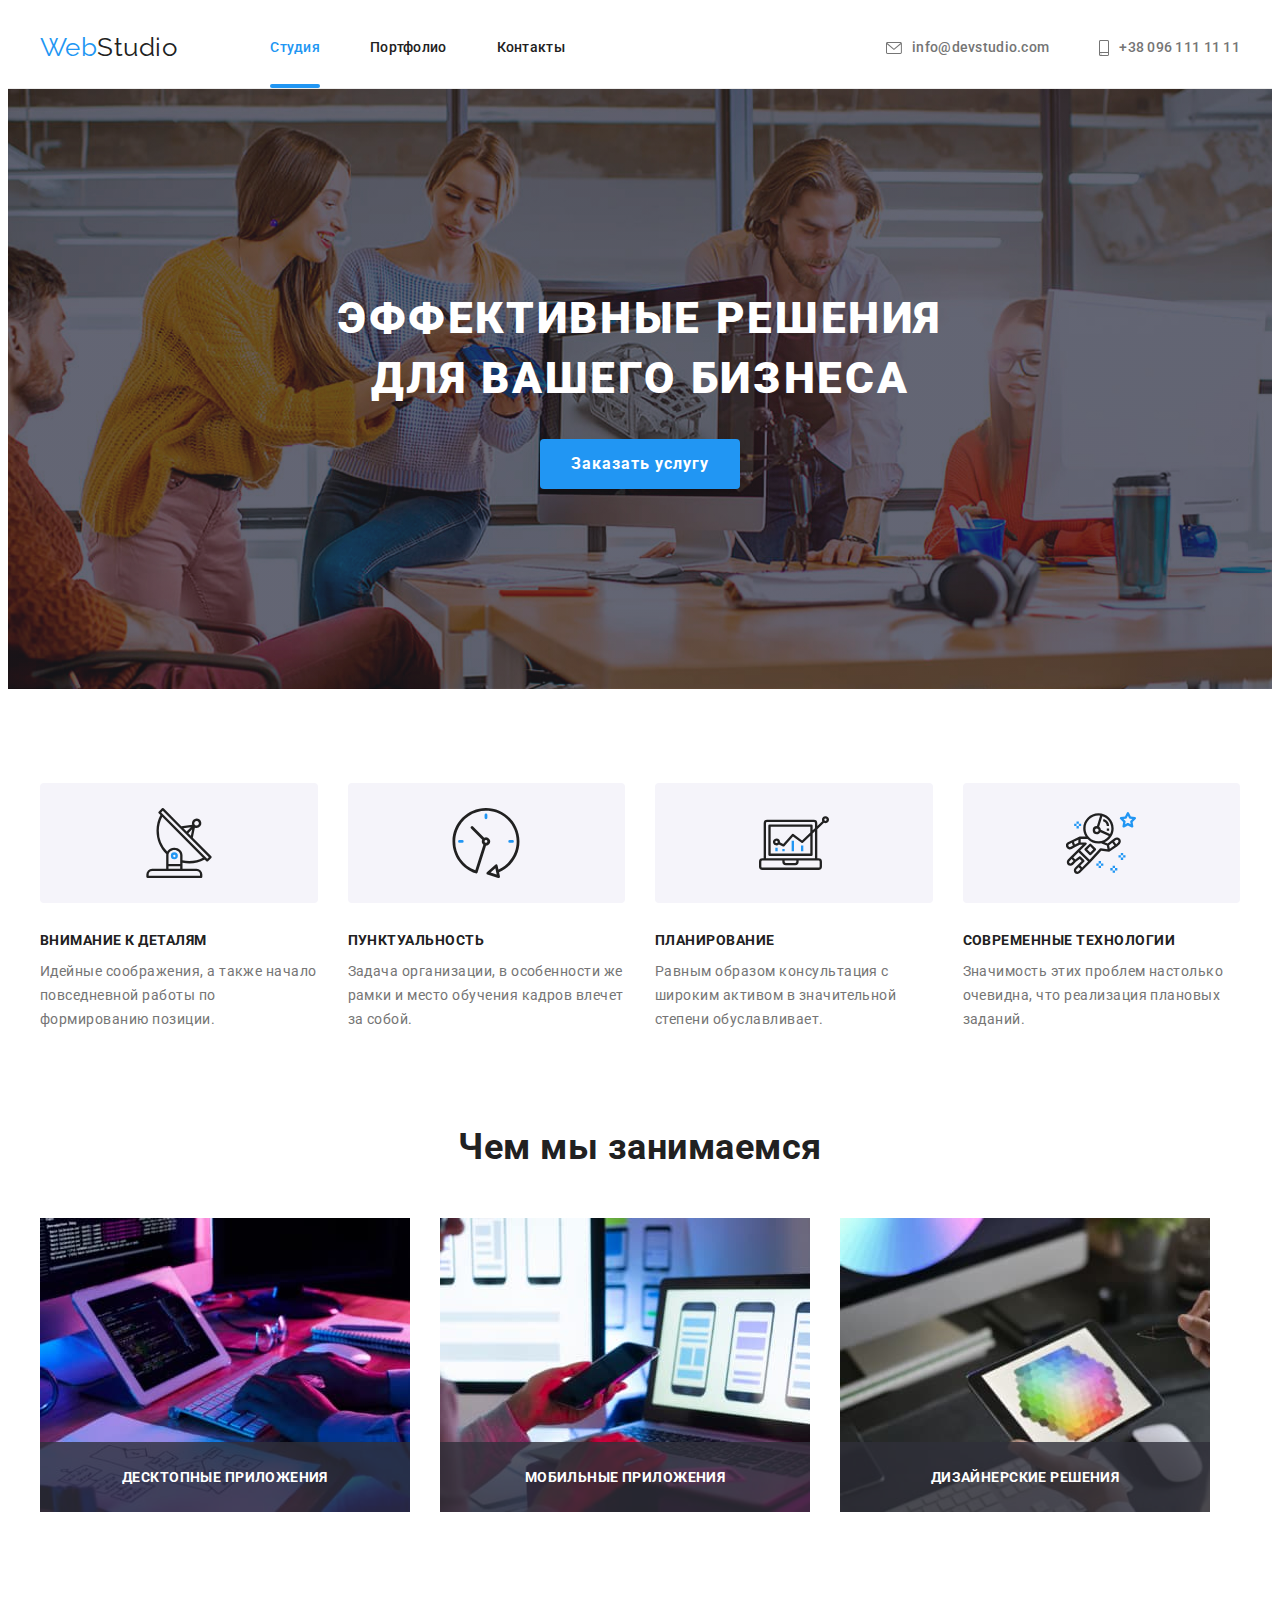
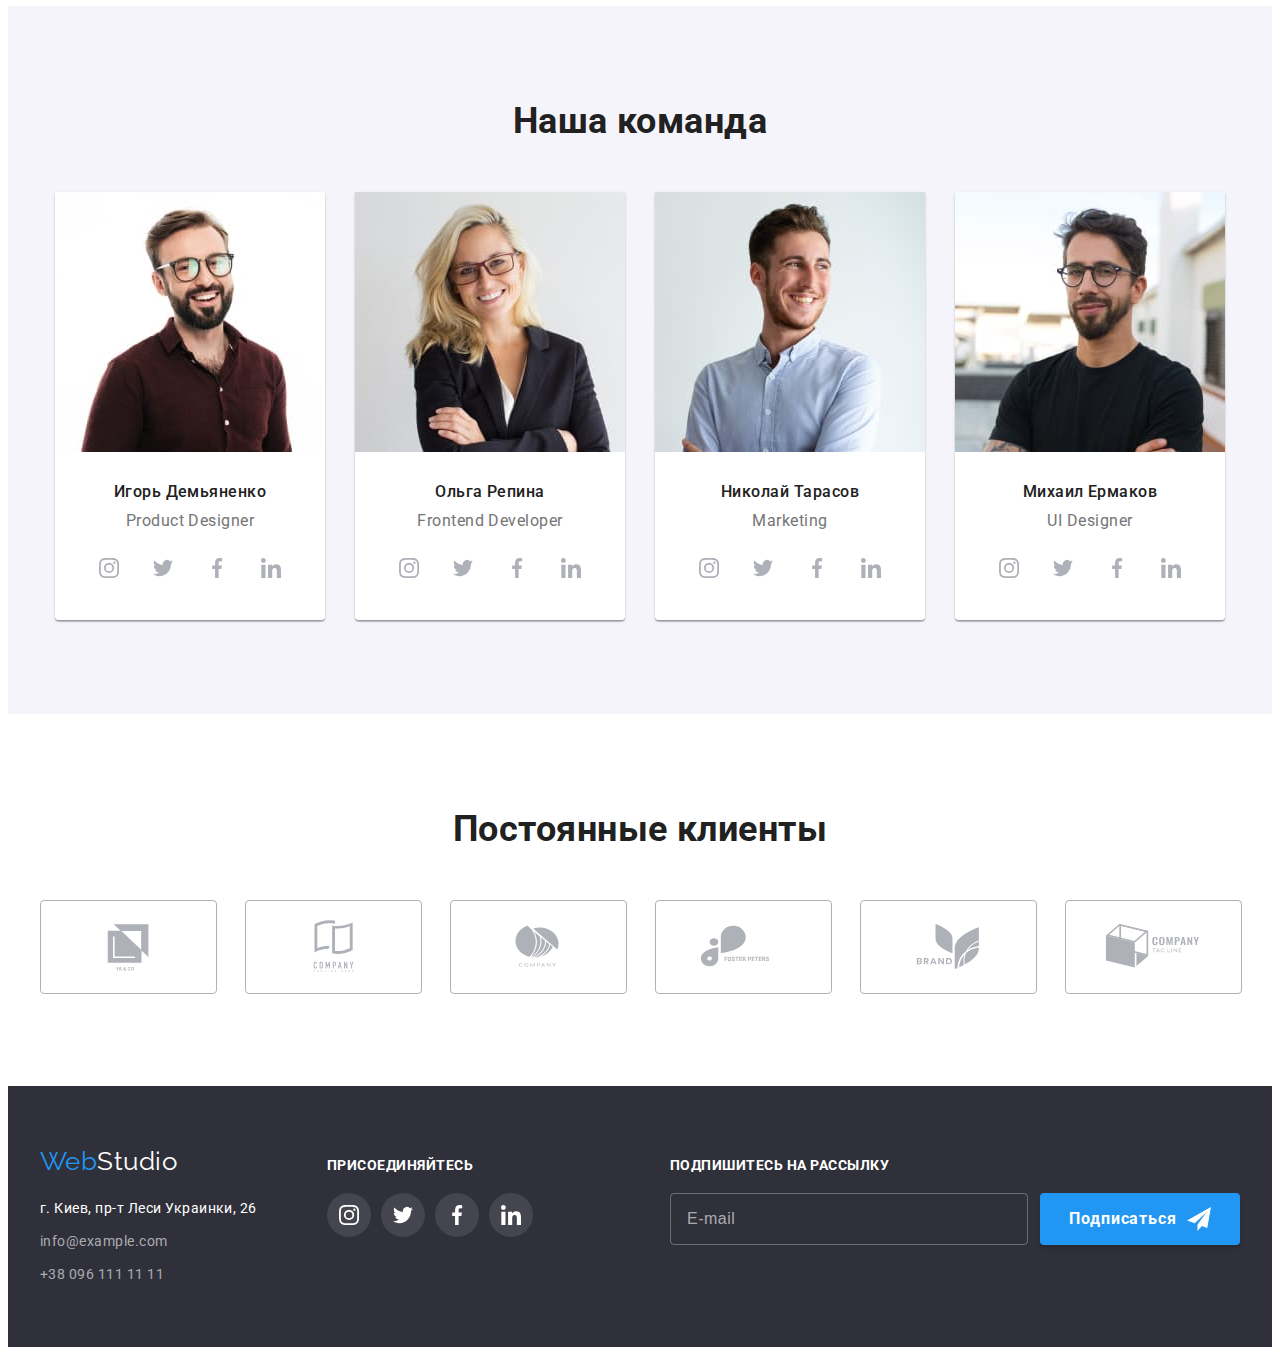
<file: index.html>
<!DOCTYPE html>
<html lang="ru">
<head>
    <meta charset="UTF-8">
    <meta http-equiv="X-UA-Compatible" content="IE=edge">
    <meta name="viewport" content="width=device-width, initial-scale=1.0">
    <title>WebStudio</title>
    <link href="https://fonts.googleapis.com/css2?family=Raleway:wght@700&family=Roboto:wght@400;500;700;900&display=swap"
        rel="stylesheet">
    <link rel="stylesheet" href="https://cdnjs.cloudflare.com/ajax/libs/modern-normalize/1.1.0/modern-normalize.min.css" integrity="sha512-wpPYUAdjBVSE4KJnH1VR1HeZfpl1ub8YT/NKx4PuQ5NmX2tKuGu6U/JRp5y+Y8XG2tV+wKQpNHVUX03MfMFn9Q==" crossorigin="anonymous" referrerpolicy="no-referrer" />
    <link rel="stylesheet" href="https://unpkg.com/aos@next/dist/aos.css" />
    <link rel="stylesheet" href="./css/main.min.css">
</head>
<body>
    <!-- Website header -->
     <header class="header">
        <div class="container header__container">
            <nav class="header__nav">
                <a href="./index.html" class="logo header-logo link"><span class="logo-accent">Web</span>Studio</a>
                <ul class="site-nav list">
                    <li class="site-nav__item"><a href="./index.html" class="site-nav__link site-nav__link--current link ">Студия</a></li>
                    <li class="site-nav__item"><a href="./portfolio.html" class="site-nav__link link">Портфолио</a></li>
                    <li class="site-nav__item"><a href="" class="site-nav__link link">Контакты</a></li>
                </ul>
            </nav>
            <ul class="contacts list">
                <li class="contacts__item"><a href="mailto:info@devstudio.com" class="contacts__link link">
                    <svg class="contacts__icon" width="16" height="12">
                        <use href="./images/icons.svg#icon-envelope"></use>
                    </svg>
                    info@devstudio.com</a></li>
                <li class="contacts__item"><a href="tel:+380961111111" class="contacts__link link">
                    <svg class="contacts__icon" width="10" height="16">
                        <use href="./images/icons.svg#icon-smartphone"></use>
                    </svg>
                    +38 096 111 11 11</a></li>
            </ul>
            <button class="header__menu-btn" type="button"  aria-controls="dropdown-menu"  data-menu-button>
                <svg class="header__menu-icon" width="40" height="40" aria-label="Переключатель мобильного меню">
                    <use class="icon-menu" href="./images/icons.svg#icon-menu"></use>
                    <use class="icon-menu-close"href="./images/icons.svg#icon-menu-close"></use>
                </svg>
            </button>
            <div class="dropdown-menu" id="dropdown-menu" data-menu>
                <ul class="dropdown-menu__list list">
                    <li class="dropdown-menu__item"><a href="./index.html" class="dropdown-menu__link  link ">Студия</a></li>
                    <li class="dropdown-menu__item"><a href="./portfolio.html" class="dropdown-menu__link link">Портфолио</a></li>
                    <li class="dropdown-menu__item"><a href="" class="dropdown-menu__link link">Контакты</a></li>
                </ul>
                <div class="dropdown-menu__bottom">
                    <ul class="dropdown-contacts list">
                        <li class="dropdown-contacts__item"><a href="tel:+380961111111" class="dropdown-contacts__link link">
                            +38 096 111 11 11</a></li>
                        <li class="dropdown-contacts__item"><a href="mailto:info@devstudio.com" class="dropdown-contacts__link link">
                            
                            info@devstudio.com</a></li>
                        
                    </ul>
                    <ul class="dropdown-socials list">
                        <li class="dropdown-socials__item"><a class="dropdown-socials__link  href=""  target="_blank" rel="noopener noreferrer">
                            Instagram
                        </a></li>
                        <li class="dropdown-socials__item"><a class="dropdown-socials__link href=""  target="_blank" rel="noopener noreferrer">
                            Twitter
                            
                        </a></li>
                        <li class="dropdown-socials__item"><a class="dropdown-socials__link href=""  target="_blank" rel="noopener noreferrer">
                            Facebook
                        </a></li>
                        <li class="dropdown-socials__item"><a class="dropdown-socials__link href=""  target="_blank" rel="noopener noreferrer">
                            Linkedin
                        </a></li>
                    </ul>
                </div>
                
            </div>
        </div>
        
    </header> 
    <!-- Main content -->
    <main>
        <!-- Hero section -->
        <section class="hero">
            <div class="container hero__container">
                <h1 class="hero__title">Эффективные решения для вашего бизнеса</h1>
                <button type="button" class="primary-btn" data-modal-open>Заказать услугу</button>
            </div>
            
        </section>
        <!-- Features-->
        <section class="section">
            <div class="container">
                <h2 class="visually-hidden">Особенности</h2>
                <ul class="feature-list list">
                    <li class="feature-list__item">
                        <div class="feature-list__thumb">
                            <svg class="feature-list__icon" width="70" height="70">
                                <use href="./images/icons.svg#icon-antenna"></use>
                            
                            </svg>
                        </div>
                        <h3 class="feature-list__title">Внимание к деталям </h3>
                        <p class="feature-list__text">Идейные соображения, а также начало повседневной работы по формированию позиции.</p>
                    </li>
                    <li class="feature-list__item">
                        <div class="feature-list__thumb">
                            <svg class="feature-list__icon" width="70" height="70">
                                <use href="./images/icons.svg#icon-clock"></use>
                            
                            </svg>
                        </div>
                        <h3 class="feature-list__title">Пунктуальность</h3>
                        <p class="feature-list__text">Задача организации, в особенности же рамки и место обучения кадров влечет за собой.</p>
                    </li>
                    <li class="feature-list__item">
                        <div class="feature-list__thumb">
                            <svg class="feature-list__icon" width="70" height="70">
                                <use href="./images/icons.svg#icon-diagram"></use>
                            
                            </svg>
                        </div>
                        <h3 class="feature-list__title">Планирование</h3>
                        <p class="feature-list__text">Равным образом консультация с широким активом в значительной степени обуславливает.</p>
                    </li>
                    <li class="feature-list__item">
                        <div class="feature-list__thumb">
                            <svg class="feature-list__icon" width="70" height="70">
                                <use href="./images/icons.svg#icon-astronaut"></use>
                            
                            </svg>
                        </div>
                        <h3 class="feature-list__title">Современные технологии</h3>
                        <p class="feature-list__text">Значимость этих проблем настолько очевидна, что реализация плановых заданий.</p>
                    </li>
                </ul>
            </div>
            
        </section>
    
        <!-- Our services  -->
        <section class="section services">
            <div class="container">
                <h2 class="section__title">Чем мы занимаемся</h2>
                <ul class="services-list list">
                    <li class="services-list__item">
                        <img 
                        srcset="./images/services/box1.jpg 1x, ./images/services/box1@2x.jpg 2x"
                        src="./images/services/box1.jpg"
                        alt="Первая услуга" 
                        width="370"
                        height="294"
                        />
                        <h3 class="services-list__text">Десктопные приложения</h3>
                    </li>
                    <li class="services-list__item">
                        <img 
                        srcset="./images/services/box2.jpg 1x, ./images/services/box2@2x.jpg 2x"
                        src="./images/services/box2.jpg"
                        alt="Вторая услуга" 
                        width="370"
                        height="294"
                        />
                        <h3 class="services-list__text">Мобильные приложения</h3>
                    </li>
                    <li class="services-list__item">
                        <img 
                        srcset="./images/services/box3.jpg 1x, ./images/services/box3@2x.jpg 2x"
                        src="./images/services/box3.jpg"
                        alt="Третья услуга" 
                        width="370"
                        height="294"
                        />
                        <h3 class="services-list__text">Дизайнерские решения</h3>
                    </li>
            
                </ul>
            </div>                 
            
        </section> 
        <!-- Our team -->
        <section class="section team">
            <div class="container">
                <h2 class="section__title" >Наша команда</h2>
                <ul class="team-list list">
                    <li class="team-list__item">
                        <picture>
                            <source
                            srcset="
                                ./images/team/teamcard1/desktop.jpg   1x,
                                ./images/team/teamcard1/desktop@2x.jpg 2x
                            "
                            media="(min-width:1200px)"
                            type="image/jpg"
                            />
                            <source
                            srcset="
                                ./images/team/teamcard1/tablet.jpg   1x,
                                ./images/team/teamcard1/tablet@2x.jpg 2x
                            "
                            media="(min-width:768px)"
                            type="image/jpg"
                            />
                            <source
                            srcset="
                                ./images/team/teamcard1/mobile.jpg   1x,
                                ./images/team/teamcard1/mobile@2x.jpg 2x
                            "
                            media="(max-width:767px)"
                            type="image/jpg"
                            />
                            <img
                            src="./images/team/teamcard1/mobile.jpg"
                            alt="Портрет Игорь Демьяненко"
                            width="450"
                            height="460"
                            loading="lazy"
                            />
                        </picture>
                        <div class="team-list__content">
                            <h3 class="team-list__name">Игорь Демьяненко</h3>
                            <p class="team-list__text" lang="en">Product Designer</p>
                            <ul class="socials socials--position list">
                                <li class="socials__item"><a class="socials__link socials__link--light"  href="" aria-label="Instagram" target="_blank" rel="noopener noreferrer">
                                    <svg
                                    class="socials__link-icon"
                                    width="20"
                                    height="20"
                                    >
                                        <use
                                            href="./images/icons.svg#icon-instagram"
                                        ></use>
                                    </svg>
                                </a></li>
                                <li class="socials__item"><a class="socials__link socials__link--light" href="" aria-label="Twitter" target="_blank" rel="noopener noreferrer">
                                    <svg
                                    class="socials__link-icon"
                                    width="20"
                                    height="20"
                                    >
                                        <use
                                            href="./images/icons.svg#icon-twitter"
                                        ></use>
                                    </svg>
                                </a></li>
                                <li class="socials__item"><a class="socials__link socials__link--light" href="" aria-label="Facebook" target="_blank" rel="noopener noreferrer">
                                    <svg
                                    class="socials__link-icon"
                                    width="20"
                                    height="20"
                                    >
                                        <use
                                            href="./images/icons.svg#icon-facebook"
                                        ></use>
                                    </svg>
                                </a></li>
                                <li class="socials__item"><a class="socials__link socials__link--light" href="" aria-label="Linkedin" target="_blank" rel="noopener noreferrer">
                                    <svg
                                    class="socials__link-icon"
                                    width="20"
                                    height="20"
                                    >
                                        <use
                                            href="./images/icons.svg#icon-linkedin"
                                        ></use>
                                    </svg>
                                </a></li>
                            </ul>
                        
                        </div> 
                    </li>
                    <li class="team-list__item">
                        <picture>
                            <source
                            srcset="
                                ./images/team/teamcard2/desktop.jpg   1x,
                                ./images/team/teamcard2/desktop@2x.jpg 2x
                            "
                            media="(min-width:1200px)"
                            type="image/jpg"
                            />
                            <source
                            srcset="
                                ./images/team/teamcard2/tablet.jpg   1x,
                                ./images/team/teamcard2/tablet@2x.jpg 2x
                            "
                            media="(min-width:768px)"
                            type="image/jpg"
                            />
                            <source
                            srcset="
                                ./images/team/teamcard2/mobile.jpg   1x,
                                ./images/team/teamcard2/mobile@2x.jpg 2x
                            "
                            media="(max-width:767px)"
                            type="image/jpg"
                            />
                            <img
                            src="./images/team/teamcard2/mobile.jpg"
                            alt="Портрет Ольга Репина"
                            width="450"
                            height="460"
                            loading="lazy"
                            />
                        </picture>
                        <div class="team-list__content">
                            <h3 class="team-list__name">Ольга Репина</h3>
                        <p class="team-list__text" lang="en">Frontend Developer</p>
                        <ul class="socials socials--position list">
                            <li class="socials__item"><a class="socials__link socials__link--light" href="" target="_blank" rel="noopener noreferrer">
                                <svg
                                class="socials__link-icon"
                                width="20"
                                height="20"
                                >
                                    <use
                                        href="./images/icons.svg#icon-instagram"
                                    ></use>
                                </svg>
                            </a></li>
                            <li class="socials__item"><a class="socials__link socials__link--light" href="" target="_blank" rel="noopener noreferrer">
                                <svg
                                class="socials__link-icon"
                                width="20"
                                height="20"
                                >
                                    <use
                                        href="./images/icons.svg#icon-twitter"
                                    ></use>
                                </svg>
                            </a></li>
                            <li class="socials__item"><a class="socials__link socials__link--light" href="" target="_blank" rel="noopener noreferrer">
                                <svg
                                class="socials__link-icon"
                                width="20"
                                height="20"
                                >
                                    <use
                                        href="./images/icons.svg#icon-facebook"
                                    ></use>
                                </svg>
                            </a></li>
                            <li class="socials__item"><a class="socials__link socials__link--light" href="" target="_blank" rel="noopener noreferrer">
                                <svg
                                class="socials__link-icon"
                                width="20"
                                height="20"
                                >
                                    <use
                                        href="./images/icons.svg#icon-linkedin"
                                    ></use>
                                </svg>
                            </a></li>
                        </ul>
                        </div>
                    </li>
                    <li class="team-list__item">
                        <picture>
                            <source
                            srcset="
                                ./images/team/teamcard3/desktop.jpg   1x,
                                ./images/team/teamcard3/desktop@2x.jpg 2x
                            "
                            media="(min-width:1200px)"
                            type="image/jpg"
                            />
                            <source
                            srcset="
                                ./images/team/teamcard3/tablet.jpg   1x,
                                ./images/team/teamcard3/tablet@2x.jpg 2x
                            "
                            media="(min-width:768px)"
                            type="image/jpg"
                            />
                            <source
                            srcset="
                                ./images/team/teamcard3/mobile.jpg   1x,
                                ./images/team/teamcard3/mobile@2x.jpg 2x
                            "
                            media="(max-width:767px)"
                            type="image/jpg"
                            />
                            <img
                            src="./images/team/teamcard3/mobile.jpg"
                            alt="Портрет Николай Тарасов"
                            width="450"
                            height="460"
                            loading="lazy"
                            />
                        </picture>
                        <div class="team-list__content">
                            <h3 class="team-list__name">Николай Тарасов</h3>
                        <p class="team-list__text" lang="en">Marketing</p>
                        <ul class="socials socials--position list">
                            <li class="socials__item"><a class="socials__link socials__link--light" href="" aria-label="Instagram" target="_blank" rel="noopener noreferrer">
                                <svg
                                class="socials__link-icon"
                                width="20"
                                height="20"
                                >
                                    <use
                                        href="./images/icons.svg#icon-instagram"
                                    ></use>
                                </svg>
                            </a></li>
                            <li class="socials__item"><a class="socials__link socials__link--light" href="" aria-label="Twitter" target="_blank" rel="noopener noreferrer">
                                <svg
                                class="socials__link-icon"
                                width="20"
                                height="20"
                                >
                                    <use
                                        href="./images/icons.svg#icon-twitter"
                                    ></use>
                                </svg>
                            </a></li>
                            <li class="socials__item"><a class="socials__link socials__link--light" href="" aria-label="Facebook" target="_blank" rel="noopener noreferrer">
                                <svg
                                class="socials__link-icon"
                                width="20"
                                height="20"
                                >
                                    <use
                                        href="./images/icons.svg#icon-facebook"
                                    ></use>
                                </svg>
                            </a></li>
                            <li class="socials__item "><a class="socials__link socials__link--light" href="" aria-label="Linkedin" target="_blank" rel="noopener noreferrer">
                                <svg
                                class="socials__link-icon"
                                width="20"
                                height="20"
                                >
                                    <use
                                        href="./images/icons.svg#icon-linkedin"
                                    ></use>
                                </svg>
                            </a></li>
                        </ul>
                        </div>
                    </li>
                    <li class="team-list__item">
                        <picture>
                            <source
                            srcset="
                                ./images/team/teamcard4/desktop.jpg   1x,
                                ./images/team/teamcard4/desktop@2x.jpg 2x
                            "
                            media="(min-width:1200px)"
                            type="image/jpg"
                            />
                            <source
                            srcset="
                                ./images/team/teamcard4/tablet.jpg   1x,
                                ./images/team/teamcard4/tablet@2x.jpg 2x
                            "
                            media="(min-width:768px)"
                            type="image/jpg"
                            />
                            <source
                            srcset="
                                ./images/team/teamcard4/mobile.jpg   1x,
                                ./images/team/teamcard4/mobile@2x.jpg 2x
                            "
                            media="(max-width:767px)"
                            type="image/jpg"
                            />
                            <img
                            src="./images/team/teamcard4/mobile.jpg"
                            alt="Портрет Михаил Ермаков"
                            width="450"
                            height="460"
                            loading="lazy"
                            />
                        </picture>
                        <div class="team-list__content">
                            <h3 class="team-list__name">Михаил Ермаков</h3>
                        <p class="team-list__text" lang="en">UI Designer</p>
                        <ul class="socials socials--position list">
                            <li class="socials__item"><a class="socials__link socials__link--light" href="" aria-label="Instagram" target="_blank" rel="noopener noreferrer">
                                <svg
                                class="socials__link-icon"
                                width="20"
                                height="20"
                                >
                                    <use
                                        href="./images/icons.svg#icon-instagram"
                                    ></use>
                                </svg>
                            </a></li>
                            <li class="socials__item"><a class="socials__link socials__link--light" href="" aria-label="Twitter" target="_blank" rel="noopener noreferrer">
                                <svg
                                class="socials__link-icon"
                                width="20"
                                height="20"
                                >
                                    <use
                                        href="./images/icons.svg#icon-twitter"
                                    ></use>
                                </svg>
                            </a></li>
                            <li class="socials__item"><a class="socials__link socials__link--light" href="" aria-label="Facebook" target="_blank" rel="noopener noreferrer" >
                                <svg
                                class="socials__link-icon"
                                width="20"
                                height="20"
                                >
                                    <use
                                        href="./images/icons.svg#icon-facebook"
                                    ></use>
                                </svg>
                            </a></li>
                            <li class="socials__item"><a class="socials__link socials__link--light" href="" aria-label="Linkedin" target="_blank" rel="noopener noreferrer">
                                <svg
                                class="socials__link-icon"
                                width="20"
                                height="20"
                                >
                                    <use
                                        href="./images/icons.svg#icon-linkedin"
                                    ></use>
                                </svg>
                            </a></li>
                        </ul>
                        </div>
                        
                    </li>
                </ul>
            </div>
            
        </section>
        <section class="section">
            <div class="container">
                <h2 class="section__title">Постоянные клиенты</h2>
                <ul class="clients-list list">
                    <li class="clients-list__item"><a href="" class="clients-list__link" target="_blank" rel="noopener noreferrer">
                        <svg class="clients-list__icon"
                        width="106"
                        height="60">
                        <use
                        href="./images/icons.svg#icon-Logo"
                    ></use>
                        </svg>
                    </a></li>
                    <li class="clients-list__item"><a href="" class="clients-list__link" target="_blank" rel="noopener noreferrer">
                        <svg class="clients-list__icon"
                        width="106"
                        height="60">
                        <use
                        href="./images/icons.svg#icon-Logo-1"
                    ></use>
                        </svg>
                    </a></li>
                    <li class="clients-list__item"><a href="" class="clients-list__link" target="_blank" rel="noopener noreferrer">
                        <svg class="clients-list__icon"
                        width="106"
                        height="60">
                        <use
                        href="./images/icons.svg#icon-Logo-2"
                    ></use>
                        </svg>
                    </a></li>
                    <li class="clients-list__item"><a href="" class="clients-list__link" target="_blank" rel="noopener noreferrer">
                        <svg class="clients-list__icon"
                        width="106"
                        height="60">
                        <use
                        href="./images/icons.svg#icon-Logo-3"
                    ></use>
                        </svg>
                    </a></li>
                    <li class="clients-list__item"><a href="" class="clients-list__link" target="_blank" rel="noopener noreferrer">
                        <svg class="clients-list__icon"
                        width="106"
                        height="60">
                        <use
                        href="./images/icons.svg#icon-Logo-4"
                    ></use>
                        </svg>
                    </a></li>
                    <li class="clients-list__item"><a href="" class="clients-list__link" target="_blank" rel="noopener noreferrer">
                        <svg class="clients-list__icon"
                        width="106"
                        height="60">
                        <use
                        href="./images/icons.svg#icon-Logo-5"
                    ></use>
                        </svg>
                    </a></li>

                </ul>

            </div>
        </section> 

    </main>

    <!-- Website footer -->
    <footer class="footer">
        <div class="container footer__container">
            <div class="footer__address">
            
            <a href="./index.html" class="logo footer-logo link"><span class="logo-accent">Web</span>Studio</a>

            <address class="address">
                <ul class="address__list list">
                    <li class="address__item"><a href="https://goo.gl/maps/PRkdu3DQv85TWuH59" target="_blank"
                            rel="noopener nofollow noreferrer" class="address__link address__link--color link">г. Киев, пр-т Леси Украинки, 26</a></li>
                    <li class="address__item"><a href="mailto:info@example.com" class="address__link link">info@example.com</a></li>
                    <li class="address__item"><a href="tel:+380961111111" class="address__link link">+38 096 111 11 11</a></li>
                </ul>
            </address>
            </div>
            <div class="footer__follow">
                <h3 class="footer__title">Присоединяйтесь</h3>
                <ul class="socials list">
                    <li class="socials__item"><a class="socials__link" href="" target="_blank" rel="noopener noreferrer">
                            <svg class="socials__link-icon" width="20" height="20">
                                <use href="./images/icons.svg#icon-instagram"></use>
                            </svg>
                        </a></li>
                    <li class="socials__item"><a class="socials__link" href="" target="_blank" rel="noopener noreferrer">
                            <svg class="socials__link-icon" width="20" height="20">
                                <use href="./images/icons.svg#icon-twitter"></use>
                            </svg>
                        </a></li>
                    <li class="socials__item"><a class="socials__link" href="" target="_blank" rel="noopener noreferrer">
                            <svg class="socials__link-icon" width="20" height="20">
                                <use href="./images/icons.svg#icon-facebook"></use>
                            </svg>
                        </a></li>
                    <li class="socials__item"><a class="socials__link" href="" target="_blank" rel="noopener noreferrer">
                            <svg class="socials__link-icon" width="20" height="20">
                                <use href="./images/icons.svg#icon-linkedin"></use>
                            </svg>
                        </a></li>

            </div>
            <div class="footer__subscribe">
                <h3 class="footer__title">Подпишитесь на рассылку</h3>
                <form class="subscribe-form">
                    
                        <input class="subscribe-form__input" type="email" name="email" id="email" placeholder="E-mail" />
                
                    <button class="primary-btn primary-btn--position" type="submit">
                        
                        Подписаться
                        <svg class="primary-btn__icon" width="24" height="24">
                            <use href="./images/icons.svg#icon-telegram"></use>
                        </svg>
                    </button>
                </form>
            </div>
            
        </div> 
    </footer>
    <!-- Modal -->
    <div class="backdrop is-hidden" data-modal>
        <div class="modal">
            <button class="modal__close-btn" type="" data-modal-close>
                <svg class="modal__icon" width="18" height="18">
                    <use href="./images/icons.svg#icon-close1"></use>
            
                </svg>
            </button>
            <p class="modal__title">Оставьте свои данные, мы вам перезвоним</p>
            <form class="form" action="#">
                <div class="form__field">
                    <label for="name" class="form__label">Имя</label>
                    <div class="form__input-wrapper">
                    <input class="form__input" type="text" name="name" id="name" autofocus required />
                    <svg class="form__input-icon" width="18" height="18">
                        <use href="./images/icons.svg#icon-form-person"></use>
                    
                    </svg>
                    </div>
                </div>
            
                <div class="form__field">
                    <label for="tel" class="form__label">Телефон</label>
                    <div class="form__input-wrapper">
                    <input class="form__input" type="tel" name="tel" id="tel" required />
                    <svg class="form__input-icon" width="18" height="18">
                        <use href="./images/icons.svg#icon-form-phone"></use>
                    
                    </svg>
                    </div>
                </div>
            
                <div class="form__field">
                    <label for="mail" class="form__label">Почта</label>
                    <div class="form__input-wrapper">
                    <input class="form__input" type="email" name="mail" id="mail"  />
                    <svg class="form__input-icon" width="18" height="18">
                        <use href="./images/icons.svg#icon-form-email"></use>
                    
                    </svg>
                    </div>
                </div>
                <div class="form__field">
                    <label for="comment" class="form__label">Коментарий</label>
                    <textarea class="form__input form__comment" name="comment" id="comment"  placeholder="Введите текст"></textarea>
                </div>
                
                <div class="form__field">
                    <input type="checkbox"  class="checkbox visually-hidden" name="policy" id="policy" />
                    <label for="policy" class="form__policy">
                        <span class="form__policy-check">
                            <svg class="form__policy-icon" width="16" height="15">
                                <use
                                    href="./images/icons.svg#icon-check-box1"
                                ></use>
                            </svg>
                        </span>
                        <span>Соглашаюсь с рассылкой и принимаю&nbsp;<a  href="#">Условия договора</a></span></label>
                </div>
                
                <button class="form-btn primary-btn" type="submit">Отправить</button>
            </form>
            
        </div>
    </div>
    <script src="https://unpkg.com/aos@next/dist/aos.js"></script>
    <script src="./js/mobile-menu.js"></script>
    <script src="./js/modal.js"></script>
</body>
</html
</file>
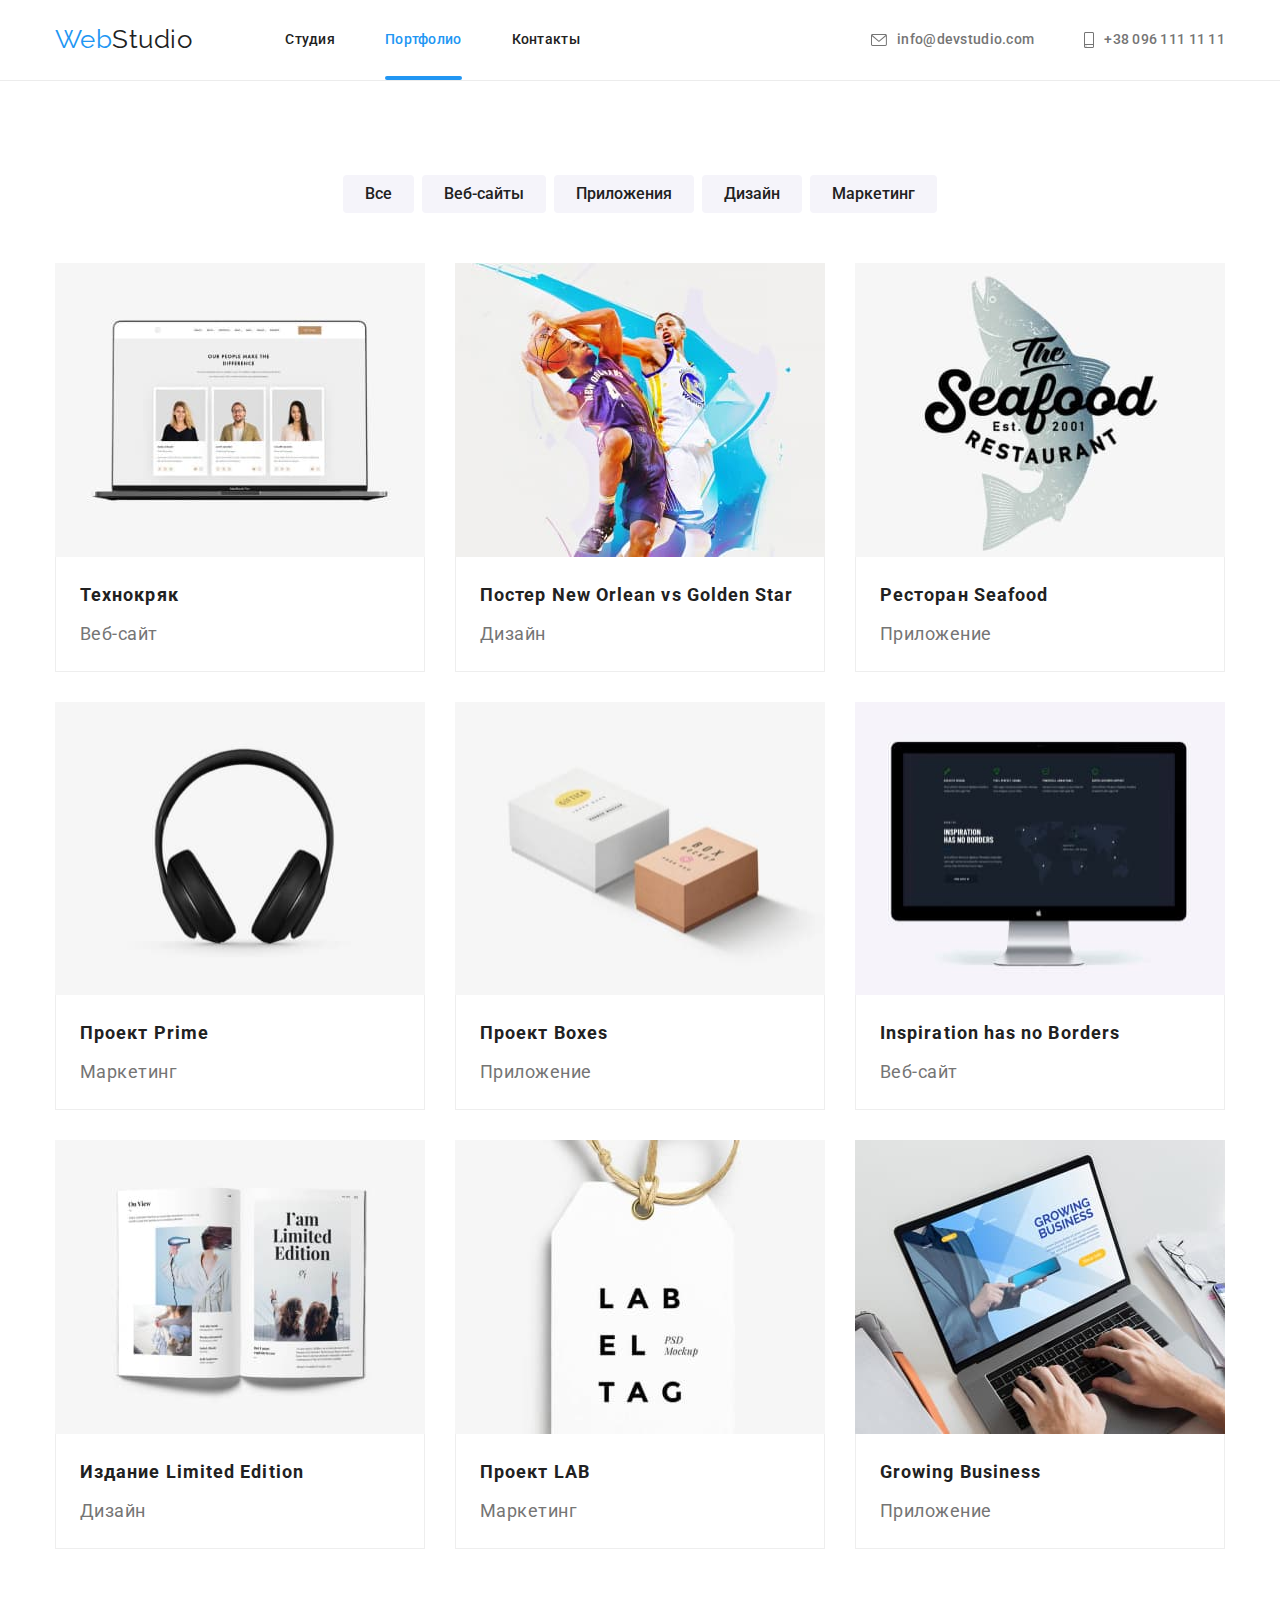
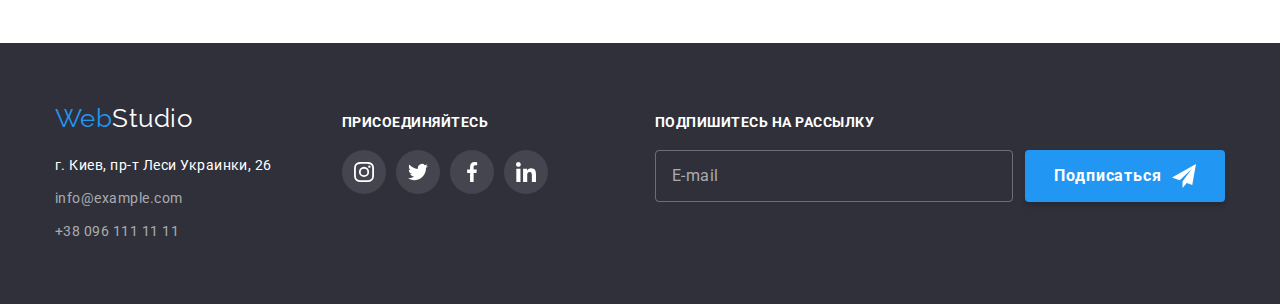
<file: portfolio.html>
<!DOCTYPE html>
<html lang="ru">
<head>
    <meta charset="UTF-8">
    <meta http-equiv="X-UA-Compatible" content="IE=edge">
    <meta name="viewport" content="width=device-width, initial-scale=1.0">
    <title>WebStudio Portfolio</title>
    <link href="https://fonts.googleapis.com/css2?family=Raleway:wght@700&family=Roboto:wght@400;500;700;900&display=swap"
        rel="stylesheet">
    <link rel="stylesheet" href="https://cdnjs.cloudflare.com/ajax/libs/modern-normalize/0.6.0/modern-normalize.min.css" />
    <link rel="stylesheet" href="./css/main.min.css">
</head>
<body>
    <!-- Website header -->
    <header class="header">
        <div class="container header__container">
            <nav class="header__nav">
                <a href="./index.html" class="logo header-logo link"><span class="logo-accent">Web</span>Studio</a>
                <ul class="site-nav list">
                    <li class="site-nav__item"><a href="./index.html" class="site-nav__link  link ">Студия</a></li>
                    <li class="site-nav__item"><a href="./portfolio.html" class="site-nav__link  site-nav__link--current link">Портфолио</a></li>
                    <li class="site-nav__item"><a href="" class="site-nav__link link">Контакты</a></li>
                </ul>
            </nav>
            <ul class="contacts list">
                <li class="contacts__item"><a href="mailto:info@devstudio.com" class="contacts__link link">
                    <svg class="contacts__icon" width="16" height="12">
                        <use href="./images/icons.svg#icon-envelope"></use>
                    </svg>
                    info@devstudio.com</a></li>
                <li class="contacts__item"><a href="tel:+380961111111" class="contacts__link link">
                    <svg class="contacts__icon" width="10" height="16">
                        <use href="./images/icons.svg#icon-smartphone"></use>
                    </svg>
                    +38 096 111 11 11</a></li>
            </ul>
            <button class="header__menu-btn" type="button"  aria-controls="dropdown-menu"  data-menu-button>
                <svg class="header__menu-icon" width="40" height="40" aria-label="Переключатель мобильного меню">
                    <use class="icon-menu" href="./images/icons.svg#icon-menu"></use>
                    <use class="icon-menu-close"href="./images/icons.svg#icon-menu-close"></use>
                </svg>
            </button>
            <div class="dropdown-menu" id="dropdown-menu" data-menu>
                <ul class="dropdown-menu__list list">
                    <li class="dropdown-menu__item"><a href="./index.html" class="dropdown-menu__link  link ">Студия</a></li>
                    <li class="dropdown-menu__item"><a href="./portfolio.html" class="dropdown-menu__link link">Портфолио</a></li>
                    <li class="dropdown-menu__item"><a href="" class="dropdown-menu__link link">Контакты</a></li>
                </ul>
                <ul class="dropdown-contacts list">
                    <li class="dropdown-contacts__item"><a href="tel:+380961111111" class="dropdown-contacts__link link">
                        +38 096 111 11 11</a></li>
                    <li class="dropdown-contacts__item"><a href="mailto:info@devstudio.com" class="dropdown-contacts__link link">
                        
                        info@devstudio.com</a></li>
                    
                </ul>
                <ul class="dropdown-socials list">
                    <li class="dropdown-socials__item"><a class="dropdown-socials__link  href=""  target="_blank" rel="noopener noreferrer">
                        Instagram
                    </a></li>
                    <li class="dropdown-socials__item"><a class="dropdown-socials__link href=""  target="_blank" rel="noopener noreferrer">
                        Twitter
                        
                    </a></li>
                    <li class="dropdown-socials__item"><a class="dropdown-socials__link href=""  target="_blank" rel="noopener noreferrer">
                        Facebook
                    </a></li>
                    <li class="dropdown-socials__item"><a class="dropdown-socials__link href=""  target="_blank" rel="noopener noreferrer">
                        Linkedin
                    </a></li>
                </ul>
            </div>
        </div>
        
    </header> 
    <!-- Main content -->
    <main>
        <section class="projects section">
            <div class="container">
                <h1 class="visually-hidden">Примеры работ</h1>
                <ul class="project-filtres-list list">
                    <li class="project-filtres-item"><button type="button" class="btn">Все</button></li>
                    <li class="project-filtres-item"><button type="button" class="btn">Веб-сайты</button></li>
                    <li class="project-filtres-item"><button type="button" class="btn">Приложения</button></li>
                    <li class="project-filtres-item"><button type="button" class="btn">Дизайн</button></li>
                    <li class="project-filtres-item"><button type="button" class="btn">Маркетинг</button></li>
                </ul>
                <ul class="projects-list list">
                    <li class="projects-item">
                        <a href="#" class="projects-link link">
                            <div class="projects-thumb">
                                <picture>
                                    <source
                                    srcset="
                                        ./images/portfolio/project1/mobile.jpg    1x,
                                        ./images/portfolio/project1/mobile@2x.jpg 2x
                                    "
                                    media="(max-width:767px)"
                                    />
                                    <source
                                    srcset="
                                        ./images/portfolio/project1/tablet.jpg    1x,
                                        ./images/portfolio/project1/tablet@2x.jpg 2x
                                    "
                                    media="(min-width:768px) and (max-width:1199px)"
                                    />
                                    <source
                                    srcset="
                                        ./images/portfolio/project1/desktop.jpg    1x,
                                        ./images/portfolio/project1/desktop@2x.jpg 2x
                                    "
                                    media="(min-width:1200px)"
                                    />
                                    <image
                                        src="./images/portfolio/project1/mobile.jpg"
                                        alt="Технокряк"
                                        width="450"
                                    height="294"
                                    loading="lazy"
                                    />
                                </picture>
                            <p class="projects-description">Технокряк это современная площадка распространения коронавируса. Компании используют эту
                                платформу для цифрового шпионажа и атак на защищённые сервера конкурентов.    
                            </p>
                            </div>
                
                            <div class="card-content">
                                <h2 class="project-name">Технокряк</h2>
                                <p class="project-type">Веб-сайт</p>
                            </div>
                        </a>
                        
                
                    </li>
                    <li class="projects-item">
                        <a href="#" class="projects-link link">
                            <div class="projects-thumb">
                                <picture>
                                    <source
                                    srcset="
                                        ./images/portfolio/project2/mobile.jpg    1x,
                                        ./images/portfolio/project2/mobile@2x.jpg 2x
                                    "
                                    media="(max-width:767px)"
                                    />
                                    <source
                                    srcset="
                                        ./images/portfolio/project2/tablet.jpg    1x,
                                        ./images/portfolio/project2/tablet@2x.jpg 2x
                                    "
                                    media="(min-width:768px) and (max-width:1199px)"
                                    />
                                    <source
                                    srcset="
                                        ./images/portfolio/project2/desktop.jpg    1x,
                                        ./images/portfolio/project2/desktop@2x.jpg 2x
                                    "
                                    media="(min-width:1200px)"
                                    />
                                    <img
                                    src="./images/portfolio/project2/mobile.jpg"
                                    alt="Постер New Orlean vs Golden Star"
                                    width="450"
                                    height="294"
                                    loading="lazy"
                                    />
                                </picture>
                                <p class="projects-description">Технокряк это современная площадка распространения коронавируса. Компании используют эту
                                    платформу для цифрового
                                    шпионажа и атак на защищённые сервера конкурентов.
                                </p>
                            </div>
                            
                            <div class="card-content">
                                <h2 class="project-name">Постер New Orlean vs Golden Star</h2>
                                <p class="project-type">Дизайн</p>
                            </div>
                        </a>
                
                    </li>
                    <li class="projects-item">
                        <a href="#" class="projects-link link">
                            <div class="projects-thumb">
                                <picture>
                                    <source
                                    srcset="
                                        ./images/portfolio/project3/mobile.jpg    1x,
                                        ./images/portfolio/project3/mobile@2x.jpg 2x
                                    "
                                    media="(max-width:767px)"
                                    />
                                    <source
                                    srcset="
                                        ./images/portfolio/project3/tablet.jpg    1x,
                                        ./images/portfolio/project3/tablet@2x.jpg 2x
                                    "
                                    media="(min-width:768px) and (max-width:1199px)"
                                    />
                                    <source
                                    srcset="
                                        ./images/portfolio/project3/desktop.jpg    1x,
                                        ./images/portfolio/project3/desktop@2x.jpg 2x
                                    "
                                    media="(min-width:1200px)"
                                    />
                                    <img
                                    src="./images/portfolio/project3/mobile.jpg"
                                    alt="Ресторан Seafood"
                                    width="450"
                                    height="294"
                                    loading="lazy"
                                    />
                                </picture>
                                <p class="projects-description">Технокряк это современная площадка распространения коронавируса. Компании используют эту
                                    платформу для цифрового
                                    шпионажа и атак на защищённые сервера конкурентов.
                                </p>
                            </div>
                            
                            <div class="card-content">
                                <h2 class="project-name">Ресторан Seafood</h2>
                                <p class="project-type">Приложение</p>
                            </div>
                            
                        </a>
                
                    </li>
                    <li class="projects-item">
                        <a href="#" class="projects-link link">
                            <div class="projects-thumb">
                                <picture>
                                    <source
                                    srcset="
                                        ./images/portfolio/project4/mobile.jpg    1x,
                                        ./images/portfolio/project4/mobile@2x.jpg 2x
                                    "
                                    media="(max-width:767px)"
                                    />
                                    <source
                                    srcset="
                                        ./images/portfolio/project4/tablet.jpg    1x,
                                        ./images/portfolio/project4/tablet@2x.jpg 2x
                                    "
                                    media="(min-width:768px) and (max-width:1199px)"
                                    />
                                    <source
                                    srcset="
                                        ./images/portfolio/project4/desktop.jpg    1x,
                                        ./images/portfolio/project4/desktop@2x.jpg 2x
                                    "
                                    media="(min-width:1200px)"
                                    />
                                    <img
                                        src="./images/portfolio/project4/mobile.jpg"
                                        alt="Проект Prime"
                                        width="450"
                                    height="294"
                                    loading="lazy"
                                    />
                                    
                                </picture>
                                <p class="projects-description">Технокряк это современная площадка распространения коронавируса. Компании используют эту
                                    платформу для цифрового
                                    шпионажа и атак на защищённые сервера конкурентов.
                                </p>
                            </div>
                            
                            <div class="card-content">
                                <h2 class="project-name">Проект Prime</h2>
                                <p class="project-type">Маркетинг</p>
                            </div>
                        </a>
                
                    </li>
                    <li class="projects-item">
                        <a href="#" class="projects-link link">
                            <div class="projects-thumb">
                                <picture>
                                    <source
                                    srcset="
                                        ./images/portfolio/project5/mobile.jpg    1x,
                                        ./images/portfolio/project5/mobile@2x.jpg 2x
                                    "
                                    media="(max-width:767px)"
                                    />
                                    <source
                                    srcset="
                                        ./images/portfolio/project5/tablet.jpg    1x,
                                        ./images/portfolio/project5/tablet@2x.jpg 2x
                                    "
                                    media="(min-width:768px) and (max-width:1199px)"
                                    />
                                    <source
                                    srcset="
                                        ./images/portfolio/project5/desktop.jpg    1x,
                                        ./images/portfolio/project5/desktop@2x.jpg 2x
                                    "
                                    media="(min-width:1200px)"
                                    />
                                    <img
                                    src="./images/portfolio/project5/mobile.jpg"
                                    alt="Проект Boxes"
                                    width="450"
                                    height="294"
                                    loading="lazy"
                                    />
                                </picture>
                                <p class="projects-description">Технокряк это современная площадка распространения коронавируса. Компании используют эту
                                    платформу для цифрового
                                    шпионажа и атак на защищённые сервера конкурентов.
                                </p>
                            </div>
                            
                            <div class="card-content">
                                <h2 class="project-name">Проект Boxes</h2>
                                <p class="project-type">Приложение</p>
                            </div>
                        </a>
                
                    </li>
                
                    <li class="projects-item">
                        <a href="#" class="projects-link link">
                            <div class="projects-thumb">
                                <picture>
                                    <source
                                    srcset="
                                    ./images/portfolio/project6/mobile.jpg 1x,
                                    ./images/portfolio/project6/mobile@2x.jpg 2x
                                    "
                                    media="(max-width:767px)"
                                    />
                                    <source
                                    srcset="
                                    ./images/portfolio/project6/tablet.jpg 1x,
                                    ./images/portfolio/project6/tablet@2x.jpg 2x
                                    "
                                    media="(min-width:768px) and (max-width:1199px)"
                                    />
                                    <source
                                    srcset="
                                    ./images/portfolio/project6/desktop.jpg 1x,
                                    ./images/portfolio/project6/desktop@2x.jpg 2x
                                    "
                                    media="(min-width:1200px)"
                                    />
                                    <img
                                        src="./images/portfolio/project6/mobile.jpg"
                                        alt="Inspiration has no Borders"
                                        width="450"
                                    height="294"
                                    loading="lazy"
                                    />
                                </picture>
                                <p class="projects-description">Технокряк это современная площадка распространения коронавируса. Компании используют эту
                                    платформу для цифрового
                                    шпионажа и атак на защищённые сервера конкурентов.
                                </p>
                            </div>
                            
                            <div class="card-content">
                                <h2 class="project-name">Inspiration has no Borders</h2>
                                <p class="project-type">Веб-сайт</p>
                            </div>
                        </a>
                
                    </li>
                    <li class="projects-item">
                        <a href="#" class="projects-link link">
                            <div class="projects-thumb">
                                <picture>
                                    <source
                                    srcset="
                                        ./images/portfolio/project7/mobile.jpg    1x,
                                        ./images/portfolio/project7/mobile@2x.jpg 2x
                                    "
                                    media="(max-width:767px)"
                                    />
                                    <source
                                    srcset="
                                        ./images/portfolio/project7/tablet.jpg    1x,
                                        ./images/portfolio/project7/tablet@2x.jpg 2x
                                    "
                                    media="(min-width:768px) and (max-width:1199px)"
                                    />
                                    <source
                                    srcset="
                                        ./images/portfolio/project7/desktop.jpg    1x,
                                        ./images/portfolio/project7/desktop@2x.jpg 2x
                                    "
                                    media="(min-width:1200px)"
                                    />
                                    <img
                                    src="./images/portfolio/project7/mobile.jpg"
                                    alt="Издание Limited Edition"
                                    width="450"
                                    height="294"
                                    loading="lazy"
                                    />
                                </picture>
                                <p class="projects-description">Технокряк это современная площадка распространения коронавируса. Компании используют эту
                                    платформу для цифрового
                                    шпионажа и атак на защищённые сервера конкурентов.
                                </p>
                            </div>
                            
                            <div class="card-content">
                                <h2 class="project-name">Издание Limited Edition</h2>
                                <p class="project-type">Дизайн</p>
                            </div>
                        </a>
                
                    </li>
                    <li class="projects-item">
                        <a href="#" class="projects-link link">
                            <div class="projects-thumb">
                                <picture>
                                    <source
                                    srcset="
                                        ./images/portfolio/project8/mobile.jpg    1x,
                                        ./images/portfolio/project8/mobile@2x.jpg 2x
                                    "
                                    media="(max-width:767px)"
                                    />
                                    <source
                                    srcset="
                                        ./images/portfolio/project8/tablet.jpg    1x,
                                        ./images/portfolio/project8/tablet@2x.jpg 2x
                                    "
                                    media="(min-width:768px) and (max-width:1199px)"
                                    />
                                    <source
                                    srcset="
                                        ./images/portfolio/project8/desktop.jpg    1x,
                                        ./images/portfolio/project8/desktop@2x.jpg 2x
                                    "
                                    media="(min-width:1200px)"
                                    />
                                    <img
                                    src="./images/portfolio/project8/mobile.jpg"
                                    alt="Проект LAB"
                                    width="450"
                                    height="294"
                                    loading="lazy"
                                    />
                                </picture>
                                <p class="projects-description">Технокряк это современная площадка распространения коронавируса. Компании используют эту
                                    платформу для цифрового
                                    шпионажа и атак на защищённые сервера конкурентов.
                                </p>
                            </div>
                            
                            <div class="card-content">
                                <h2 class="project-name">Проект LAB</h2>
                                <p class="project-type">Маркетинг</p>
                            </div>
                        </a>
                
                    </li>
                    <li class="projects-item">
                        <a href="#" class="projects-link link">
                            <div class="projects-thumb">
                                <picture>
                                    <source
                                    srcset="
                                        ./images/portfolio/project9/mobile.jpg    1x,
                                        ./images/portfolio/project9/mobile@2x.jpg 2x
                                    "
                                    media="(max-width:767px)"
                                    />
                                    <source
                                    srcset="
                                        ./images/portfolio/project9/tablet.jpg    1x,
                                        ./images/portfolio/project9/tablet@2x.jpg 2x
                                    "
                                    media="(min-width:768px) and (max-width:1199px)"
                                    />
                                    <source
                                    srcset="
                                        ./images/portfolio/project9/desktop.jpg    1x,
                                        ./images/portfolio/project9/desktop@2x.jpg 2x
                                    "
                                    media="(min-width:1200px)"
                                    />
                                    <img
                                    src="./images/portfolio/project9/mobile.jpg"
                                    alt="Growing Business"
                                    width="450"
                                    height="294"
                                    loading="lazy"
                                    />
                                </picture>
                                <p class="projects-description">Технокряк это современная площадка распространения коронавируса. Компании используют эту
                                    платформу для цифрового
                                    шпионажа и атак на защищённые сервера конкурентов.
                                </p>
                            </div>
                            
                            <div class="card-content">
                                <h2 class="project-name">Growing Business</h2>
                                <p class="project-type">Приложение</p>
                            </div>
                        </a>
                
                    </li>
                </ul>
            </div>
            
        </section>

    </main>
    <!-- Website footer -->
    <footer class="footer">
        <div class="container footer__container">
            <div class="footer__address">
            
            <a href="./index.html" class="logo footer-logo link"><span class="logo-accent">Web</span>Studio</a>

            <address class="address">
                <ul class="address__list list">
                    <li class="address__item"><a href="https://goo.gl/maps/PRkdu3DQv85TWuH59" target="_blank"
                            rel="noopener nofollow noreferrer" class="address__link address__link--color link">г. Киев, пр-т Леси Украинки, 26</a></li>
                    <li class="address__item"><a href="mailto:info@example.com" class="address__link link">info@example.com</a></li>
                    <li class="address__item"><a href="tel:+380961111111" class="address__link link">+38 096 111 11 11</a></li>
                </ul>
            </address>
            </div>
            <div class="footer__follow">
                <h3 class="footer__title">Присоединяйтесь</h3>
                <ul class="socials list">
                    <li class="socials__item"><a class="socials__link" href="" target="_blank" rel="noopener noreferrer">
                            <svg class="socials__link-icon" width="20" height="20">
                                <use href="./images/icons.svg#icon-instagram"></use>
                            </svg>
                        </a></li>
                    <li class="socials__item"><a class="socials__link" href="" target="_blank" rel="noopener noreferrer">
                            <svg class="socials__link-icon" width="20" height="20">
                                <use href="./images/icons.svg#icon-twitter"></use>
                            </svg>
                        </a></li>
                    <li class="socials__item"><a class="socials__link" href="" target="_blank" rel="noopener noreferrer">
                            <svg class="socials__link-icon" width="20" height="20">
                                <use href="./images/icons.svg#icon-facebook"></use>
                            </svg>
                        </a></li>
                    <li class="socials__item"><a class="socials__link" href="" target="_blank" rel="noopener noreferrer">
                            <svg class="socials__link-icon" width="20" height="20">
                                <use href="./images/icons.svg#icon-linkedin"></use>
                            </svg>
                        </a></li>

            </div>
            <div class="footer__subscribe">
                <h3 class="footer__title">Подпишитесь на рассылку</h3>
                <form class="subscribe-form">
                    
                        <input class="subscribe-form__input" type="email" name="email" id="email" placeholder="E-mail" />
                
                    <button class="primary-btn primary-btn--position" type="submit">
                        
                        Подписаться
                        <svg class="primary-btn__icon" width="24" height="24">
                            <use href="./images/icons.svg#icon-telegram"></use>
                        </svg>
                    </button>
                </form>
            </div>
            
        </div> 
    </footer>
    <script src="./js/mobile-menu.js"></script>
</body>
</html>
</file>
<file: css/main.min.css>
:root{--main-text-color: #212121;--secondary-text-color: #757575;--accent-color: #2196f3;--footer-text-color: rgba(255, 255, 255, 0.6);--main-bg-color: #ffffff;--features-bg-color: #f5f4fa;--main-icon-color: #afb1b8;--modal-bg-color: rgba(0, 0, 0, 0.2);--timing-function: cubic-bezier(0.4, 0, 0.2, 1);--transition-duration: 250ms;--hover-btn-color: #188ce8}.visually-hidden{position:absolute;white-space:nowrap;width:1px;height:1px;overflow:hidden;border:0;padding:0;clip:rect(0 0 0 0);clip-path:inset(50%);margin:-1px}body{font-family:"Roboto", sans-serif;letter-spacing:0.03em;background-color:var(--main-bg-color);color:var(--main-text-color)}p,h1,h2,h3,h4{margin:0}button{cursor:pointer;border:none;padding:0}img{display:block;max-width:100%;height:auto}.list{list-style:none;margin:0;padding:0}.link{text-decoration:none}.container{width:100%;padding-left:15px;padding-right:15px;margin:0 auto}@media (min-width: 480px){.container{width:480px}}@media (min-width: 768px){.container{width:768px}}@media (min-width: 1200px){.container{width:1200px}}.logo{font-family:"Raleway", sans-serif;font-size:24px;line-height:1.17;color:var(--main-text-color);transform:scale(1);transition:transform var(--transition-duration) var(--timing-function)}@media (min-width: 1200px){.logo{font-size:26px;line-height:1.2}}.logo:hover,.logo:focus{transform:scale(1.2)}.logo-accent{color:var(--accent-color)}@media (max-width: 767.98px){.header-logo{padding-top:16px;padding-bottom:16px}}@media (min-width: 768px){.header-logo{margin-right:88px}}@media (min-width: 1200px){.header-logo{margin-right:93px}}.footer-logo{display:block;margin-bottom:20px;color:#ffffff}.section{padding-top:60px;padding-bottom:60px}@media (min-width: 1200px){.section{padding-top:94px;padding-bottom:94px}}.section__title{margin-bottom:30px;text-align:center;font-size:28px;line-height:1.18}@media (min-width: 1200px){.section__title{margin-bottom:50px;font-size:36px;line-height:1.17}}.backdrop{position:fixed;top:0;left:0;width:100%;height:100%;background-color:var(--modal-bg-color);opacity:1;z-index:3;transition:opacity 250ms var(--timing-function);overflow-y:scroll}.backdrop.is-hidden{opacity:0;pointer-events:none;visibility:hidden}.modal{position:absolute;top:50%;left:50%;transform:translate(-50%, -50%) scale(1);width:90vw;padding:5vw;padding-top:40px;background-color:#ffffff;border-radius:4px;transition:transform var(--transition-duration) var(--timing-function)}@media (min-width: 480px){.modal{padding:40px;width:450px;min-height:609px}}@media (min-width: 1200px){.modal{width:528px;min-height:581px}}.backdrop.is-hidden .modal{transform:translate(-50%, -50%) scale(0)}.modal__close-btn{position:absolute;top:8px;right:8px;width:30px;height:30px;display:flex;justify-content:center;align-items:center;border-radius:50%;border:1px solid rgba(0,0,0,0.1);background-color:#ffffff;transition:color var(--transition-duration) var(--timing-function)}.modal__close-btn:hover,.modal__close-btn:focus{color:var(--accent-color)}.modal__icon{fill:currentColor}.modal__title{margin-bottom:12px;font-weight:700;font-size:20px;line-height:1.15;text-align:center;letter-spacing:0.03em;color:var(--main-text-color)}.form{display:flex;flex-direction:column}.form__field{margin-bottom:10px}.form__field:nth-last-of-type(2){margin-bottom:20px}.form__field:last-of-type{margin-bottom:30px}.form__label{display:block;margin-bottom:4px;font-size:12px;line-height:1.67;letter-spacing:0.01em;color:#757575}.form__input-wrapper{position:relative}.form__input{width:100%;padding:12px 12px 12px 42px;font-size:14px;line-height:1.14;letter-spacing:0.01em;color:var(--main-text-color);border:1px solid rgba(33,33,33,0.2);border-radius:4px;outline:none;transition:border var(--transition-duration) var(--timing-function)}.form__input:focus{border:1px solid var(--accent-color)}.form__input-icon{position:absolute;top:50%;left:12px;transform:translateY(-50%);fill:var(--main-text-color);transition:fill var(--transition-duration) var(--timing-function)}.form__input:focus+.form__input-icon{fill:var(--accent-color)}.form__comment{padding:12px 16px;min-height:120px;resize:none}.form__comment::placeholder{font-size:14px;line-height:1.14;letter-spacing:0.01em;color:rgba(117,117,117,0.5)}.form__policy{display:flex;align-items:center;font-size:12px;line-height:1.67;letter-spacing:0.03em;color:var(--secondary-text-color)}@media (min-width: 1200px){.form__policy{font-size:14px;line-height:1.71}}.form__policy a{color:var(--accent-color)}.form__policy-check{display:flex;align-items:center;justify-content:center;width:16px;height:15px;border:2px solid var(--main-text-color);border-radius:2px;margin-right:7px;background-color:transparent;transition:border var(--transition-duration) var(--timing-function)}.checkbox:checked+.form__policy-check{border:none}.form__policy-icon{opacity:0;transition:opacity var(--transition-duration) var(--timing-function)}.checkbox:checked+.form__policy .form__policy-icon{opacity:1}.primary-btn{width:200px;min-height:50px;font-family:"Roboto", sans-serif;font-weight:700;font-size:16px;line-height:1.87;letter-spacing:0.06em;color:#ffffff;background-color:var(--accent-color);box-shadow:0px 4px 4px rgba(0,0,0,0.15);border-radius:4px;transition:background-color var(--transition-duration) var(--timing-function)}.primary-btn:hover,.primary-btn:focus{background-color:var(--hover-btn-color)}.primary-btn--position{display:flex;align-items:center;justify-content:center}.primary-btn__icon{margin-left:10px}.form-btn{align-self:center}.socials{display:flex}.socials--position{justify-content:center}.socials__item:not(:last-child){margin-right:10px}.socials__link{display:flex;justify-content:center;align-items:center;width:44px;height:44px;border-radius:50%;background-color:rgba(255,255,255,0.1);color:#ffffff;transition:background-color var(--transition-duration) var(--timing-function)}.socials__link:hover,.socials__link:focus{background-color:var(--accent-color)}.socials__link--light{color:var(--main-icon-color);background-color:transparent;transition:background-color var(--transition-duration) var(--timing-function),color var(--transition-duration) var(--timing-function)}.socials__link--light:hover,.socials__link--light:focus{background-color:var(--accent-color);color:#ffffff}.socials__link-icon{fill:currentColor}.header{border-bottom:1px solid #ececec}.header__container{display:flex;align-items:center}@media (max-width: 767.98px){.header__container{position:relative}}.header__nav{display:flex;align-items:center}.site-nav{display:flex}@media (max-width: 767.98px){.site-nav{display:none}}@media (min-width: 768px) and (max-width: 1199.98px){.site-nav{margin-right:84px}}.site-nav__item:not(:last-child){margin-right:50px}.site-nav__link{padding:32px 0;display:block;font-weight:500;font-size:14px;line-height:1.14;letter-spacing:0.02em;color:var(--main-text-color);transition:color var(--transition-duration) var(--timing-function)}.site-nav__link:hover,.site-nav__link:focus{color:var(--accent-color)}.site-nav__link--current{position:relative;color:var(--accent-color)}.site-nav__link--current::after{position:absolute;content:"";bottom:0;height:4px;width:100%;display:block;background-color:var(--accent-color);border-radius:2px}@media (max-width: 767.98px){.contacts{display:none}}@media (min-width: 768px) and (max-width: 1199.98px){.contacts{display:block}.contacts .contacts__item:first-child{margin-bottom:10px}}@media (min-width: 1200px){.contacts{display:flex;margin-left:auto}.contacts__item:not(:last-child){margin-right:50px}}.contacts__link{display:flex;align-items:center;font-weight:500;letter-spacing:0.02em;color:var(--secondary-text-color);transition:color var(--transition-duration) var(--timing-function)}@media (min-width: 768px) and (max-width: 1199.98px){.contacts__link{font-size:12px;line-height:1.17}}@media (min-width: 1200px){.contacts__link{font-size:14px;line-height:1.14}}.contacts__link:hover,.contacts__link:focus{color:var(--accent-color)}.contacts__icon{fill:currentColor}@media (min-width: 768px){.contacts__icon{margin-right:8px}}@media (min-width: 1200px){.contacts__icon{margin-right:10px}}.header__menu-btn{position:absolute;right:15px;top:10px;background-color:transparent;color:#000000;transition:color var(--transition-duration) var(--timing-function);z-index:2}@media (min-width: 768px){.header__menu-btn{display:none}}.header__menu-btn:hover,.header__menu-btn:focus{color:var(--accent-color)}.header__menu-icon{fill:currentColor}.icon-menu-close{display:none}.header__menu-btn.is-open .icon-menu-close{display:block}.header__menu-btn.is-open .icon-menu{display:none}.dropdown-menu{position:fixed;z-index:1;left:0;top:0;visibility:hidden;pointer-events:none;opacity:0;width:100vw;height:100vh;display:flex;flex-direction:column;justify-content:space-between;padding-top:48px;padding-bottom:48px;padding-left:40px;background-color:#ffffff;transform:scale(0);transition:transform var(--transition-duration) var(--timing-function)}.dropdown-menu.is-open{opacity:1;visibility:visible;pointer-events:all;transform:scale(1)}.dropdown-menu__item:not(:last-child){margin-bottom:32px}.dropdown-menu__link{font-weight:500;font-size:40px;line-height:calc(47 / 40);letter-spacing:0.02em;color:var(--main-text-color);transition:color var(--transition-duration) var(--timing-function)}.dropdown-menu__link:hover,.dropdown-menu__link:focus{color:var(--accent-color)}.dropdown-contacts{margin-bottom:64px}.dropdown-contacts__item:first-child{margin-bottom:32px}.dropdown-contacts__item:first-child .link{font-weight:500;font-size:34px;line-height:calc(40 / 34);letter-spacing:0.02em;color:var(--accent-color)}.dropdown-contacts__item:last-child .link{font-weight:500;font-size:24px;line-height:28px;letter-spacing:0.02em;color:#757575}.dropdown-socials{display:flex;flex-wrap:wrap}.dropdown-socials__item:not(:last-child){margin-right:10px}.dropdown-socials__item:not(:last-child)::after{content:"";margin-left:10px;border-right:1px solid rgba(33,33,33,0.2)}.dropdown-socials__link{font-weight:500;font-size:18px;line-height:1.22;letter-spacing:0.02em;color:var(--accent-color)}.footer{padding-top:60px;padding-bottom:60px;background-color:#2f303a}.footer__container{display:flex;flex-wrap:wrap}@media (max-width: 767.98px){.footer__container{flex-direction:column;align-items:center}}@media (min-width: 1200px){.footer__container{align-items:baseline}}.footer__title{margin-bottom:20px;font-size:14px;line-height:16px;text-transform:uppercase;color:#ffffff}@media screen and (max-width: 1199px){.footer__follow{display:flex;flex-direction:column;align-items:center}}@media (max-width: 767.98px){.footer__follow{margin-bottom:60px}}@media (min-width: 768px) and (max-width: 1199.98px){.footer__follow{padding-bottom:5px}}@media screen and (max-width: 1199px){.footer__subscribe{width:100%;display:flex;flex-direction:column;align-items:center}}@media (min-width: 1200px){.footer__subscribe{margin-left:auto;width:570px}}@media screen and (max-width: 1199px){.footer__address{margin-bottom:60px;text-align:center}}@media (min-width: 768px) and (max-width: 1199.98px){.footer__address{margin-right:165px;margin-left:61px}}@media (min-width: 1200px){.footer__address{margin-right:70px}}.address__item:not(:last-child){margin-bottom:9px}.address__link{color:var(--footer-text-color);font-size:14px;line-height:1.71;font-style:normal;transition:color var(--transition-duration) var(--timing-function)}.address__link:hover,.address__link:focus{color:var(--accent-color)}.address__link--color{color:#ffffff}.subscribe-form{display:flex}@media screen and (max-width: 1199px){.subscribe-form{width:100%;flex-direction:column;align-items:center}}@media (min-width: 768px) and (max-width: 1199.98px){.subscribe-form{width:450px}}.subscribe-form__input{padding:15px 16px;outline:none;border:1px solid rgba(255,255,255,0.3);border-radius:4px;background-color:transparent;font-size:16px;line-height:1.25;letter-spacing:0.03em;color:#ffffff}.subscribe-form__input::placeholder{color:var(--footer-text-color)}@media screen and (max-width: 1199px){.subscribe-form__input{width:100%;margin-bottom:20px}}@media (min-width: 1200px){.subscribe-form__input{flex-direction:row;margin-right:12px;flex-grow:1}}.hero{padding-top:118px;padding-bottom:118px;margin:0 auto;background-position:center;max-width:1600px;background-color:#c4c4c4;background-image:linear-gradient(rgba(47,48,58,0.4), rgba(47,48,58,0.4)),url("../images/hero/mobile.jpg");background-repeat:no-repeat;background-size:cover}@media screen and (min-device-pixel-ratio: 2), screen and (-moz-min-device-pixel-ratio: 2), screen and (-o-min-device-pixel-ratio: 2 / 1), screen and (-webkit-min-device-pixel-ratio: 2), screen and (min-resolution: 192dpi), screen and (min-resolution: 2dppx){.hero{background-image:linear-gradient(rgba(47,48,58,0.4), rgba(47,48,58,0.4)),url("../images/hero/mobile@2x.jpg")}}@media (min-width: 768px){.hero{background-image:linear-gradient(rgba(47,48,58,0.4), rgba(47,48,58,0.4)),url("../images/hero/tablet.jpg")}}@media screen and (min-width: 768px) and (min-device-pixel-ratio: 2), screen and (min-width: 768px) and (-moz-min-device-pixel-ratio: 2), screen and (min-width: 768px) and (-o-min-device-pixel-ratio: 2 / 1), screen and (min-width: 768px) and (-webkit-min-device-pixel-ratio: 2), screen and (min-width: 768px) and (min-resolution: 192dpi), screen and (min-width: 768px) and (min-resolution: 2dppx){.hero{background-image:linear-gradient(rgba(47,48,58,0.4), rgba(47,48,58,0.4)),url("../images/hero/tablet@2x.jpg")}}@media (min-width: 1200px){.hero{background-image:linear-gradient(rgba(47,48,58,0.4), rgba(47,48,58,0.4)),url("../images/hero/desktop.jpg")}}@media screen and (min-width: 1200px) and (min-device-pixel-ratio: 2), screen and (min-width: 1200px) and (-moz-min-device-pixel-ratio: 2), screen and (min-width: 1200px) and (-o-min-device-pixel-ratio: 2 / 1), screen and (min-width: 1200px) and (-webkit-min-device-pixel-ratio: 2), screen and (min-width: 1200px) and (min-resolution: 192dpi), screen and (min-width: 1200px) and (min-resolution: 2dppx){.hero{background-image:linear-gradient(rgba(47,48,58,0.4), rgba(47,48,58,0.4)),url("../images/hero/desktop@2x.jpg")}}@media screen and (min-width: 1200px){.hero{padding-top:200px;padding-bottom:200px}}.hero__container{display:flex;flex-direction:column;align-items:center}.hero__title{margin-bottom:30px;color:#ffffff;font-weight:900;text-align:center;text-transform:uppercase;letter-spacing:0.06em}@media screen and (max-width: 1199px){.hero__title{max-width:360px;font-size:26px;line-height:calc(42 / 26)}}@media screen and (min-width: 1200px){.hero__title{max-width:700px;font-size:44px;line-height:1.36}}.feature-list{margin-left:-30px;margin-bottom:-30px}@media screen and (min-width: 768px){.feature-list{display:flex;flex-wrap:wrap}}.feature-list__item{margin-left:30px;margin-bottom:30px}@media screen and (min-width: 768px){.feature-list__item{flex-basis:calc((100% - 60px) / 2)}}@media screen and (min-width: 1200px){.feature-list__item{flex-basis:calc((100% - 120px) / 4)}}.feature-list__thumb{display:flex;align-items:center;justify-content:center;background-color:var(--features-bg-color);border-radius:4px;height:120px;margin-bottom:30px}.feature-list__icon{display:block;align-items:center;justify-content:center}.feature-list__title{margin-bottom:10px;font-weight:700;font-size:14px;line-height:1.14;text-transform:uppercase}@media (max-width: 767.98px){.feature-list__title{text-align:center}}.feature-list__text{color:var(--secondary-text-color);font-size:14px;line-height:1.74}.services{padding-top:0}@media screen and (max-width: 1199px){.services{position:absolute;white-space:nowrap;width:1px;height:1px;overflow:hidden;border:0;padding:0;clip:rect(0 0 0 0);clip-path:inset(50%);margin:-1px}}.services-list{display:flex;flex-wrap:wrap;margin-left:-30px}.services-list__item{position:relative;margin-left:30px}.services-list__text{position:absolute;left:0;bottom:0;width:100%;padding-top:27px;padding-bottom:27px;font-size:14px;line-height:16px;letter-spacing:0.03em;text-align:center;text-transform:uppercase;color:#ffffff;background-color:rgba(47,48,58,0.8)}.team{background-color:#f5f4fa}.team-list{margin-bottom:-30px;margin-left:-30px;display:flex;flex-wrap:wrap;justify-content:center}.team-list__item{margin-bottom:30px;margin-left:30px;box-shadow:0px 1px 3px rgba(0,0,0,0.12),0px 1px 1px rgba(0,0,0,0.14),0px 2px 1px rgba(0,0,0,0.2);border-radius:0px 0px 4px 4px}@media (max-width: 767.98px){.team-list__item{width:100%}}@media (min-width: 768px){.team-list__item{width:354px}}@media (min-width: 1200px){.team-list__item{width:270px}}.team-list__content{padding-top:30px;padding-bottom:30px;text-align:center;background-color:#ffffff;border-radius:0px 0px 4px 4px}.team-list__name{margin-bottom:10px;font-weight:500;font-size:16px;line-height:1.19}.team-list__text{margin-bottom:16px;color:var(--secondary-text-color);font-size:16px;line-height:1.19}.clients-list{display:flex;flex-wrap:wrap;justify-content:center;margin-left:-30px;margin-bottom:-30px}.clients-list__item{margin-left:30px;margin-bottom:30px;height:92px}@media (max-width: 767.98px){.clients-list__item{flex-basis:calc((100% - 60px) / 2)}}@media (min-width: 768px){.clients-list__item{flex-basis:calc((100% - 90px) / 3)}}@media (min-width: 1200px){.clients-list__item{flex-basis:calc((100% - 180px) / 6)}}.clients-list__link{height:100%;width:100%;display:flex;justify-content:center;align-items:center;border:1px solid var(--main-icon-color);border-radius:4px;color:var(--main-icon-color);transition:color var(--transition-duration) var(--timing-function)}.clients-list__link:hover,.clients-list__link:focus{border:1px solid var(--accent-color);color:var(--accent-color)}.clients-list__icon{fill:currentColor}.project-filtres-list{display:flex;flex-wrap:wrap;margin-right:-8px;margin-top:-15px;justify-content:flex-start;margin-bottom:40px}@media (min-width: 768px){.project-filtres-list{justify-content:center;margin-bottom:30px}}@media (min-width: 1200px){.project-filtres-list{justify-content:center;margin-bottom:50px}}.project-filtres-item{margin-right:8px;margin-top:15px}.btn{padding:6px 22px;color:var(--main-text-color);background-color:#f5f4fa;font-family:"Roboto", sans-serif;font-weight:500;font-size:16px;line-height:1.62;border-radius:4px;transition:background-color var(--transition-duration) var(--timing-function),color var(--transition-duration) var(--timing-function),box-shadow var(--transition-duration) var(--timing-function)}.btn:focus,.btn:hover{color:#ffffff;background-color:var(--accent-color);box-shadow:0px 3px 1px rgba(0,0,0,0.1),0px 1px 2px rgba(0,0,0,0.08),0px 2px 2px rgba(0,0,0,0.12)}.projects-list{display:flex;flex-wrap:wrap;margin-left:-30px;margin-bottom:-30px}.projects-item{margin-left:30px;margin-bottom:30px;flex-basis:100%}@media (min-width: 768px){.projects-item{flex-basis:calc((100% - 60px) / 2)}}@media (min-width: 1200px){.projects-item{flex-basis:calc((100% - 90px) / 3)}}@media (min-width: 768px) and (max-width: 1199.98px){.projects-item:first-child .card-content{padding-bottom:56px}}.projects-link{display:block;transition:box-shadow var(--transition-duration) var(--timing-function)}.projects-link:focus,.projects-link:hover{box-shadow:0px 1px 1px rgba(0,0,0,0.12),0px 4px 4px rgba(0,0,0,0.06),1px 4px 6px rgba(0,0,0,0.16)}.projects-thumb{position:relative;overflow:hidden}.projects-description{position:absolute;top:0;left:0;width:100%;height:100%;display:flex;align-items:center;padding-left:24px;padding-right:24px;font-size:18px;line-height:1.56;letter-spacing:0.03em;color:#ffffff;background-color:rgba(33,150,243,0.9);transform:translateY(101%);transition:transform var(--transition-duration) var(--timing-function);overflow-y:auto}.projects-link:hover .projects-description,.projects-link:focus .projects-description{transform:translateY(0)}.card-content{padding:20px 24px;border-left:1px solid #eeeeee;border-right:1px solid #eeeeee;border-bottom:1px solid #eeeeee}.project-name{margin-bottom:4px;color:var(--main-text-color);font-size:18px;line-height:2;letter-spacing:0.06em;transition:color var(--transition-duration) var(--timing-function)}.project-type{color:var(--secondary-text-color);font-size:18px;line-height:1.87;transition:color var(--transition-duration) var(--timing-function)}.project-name:focus,.project-name:hover,.project-type:focus,.project-type:hover{color:var(--accent-color)}
/*# sourceMappingURL=main.min.css.map */
</file>
